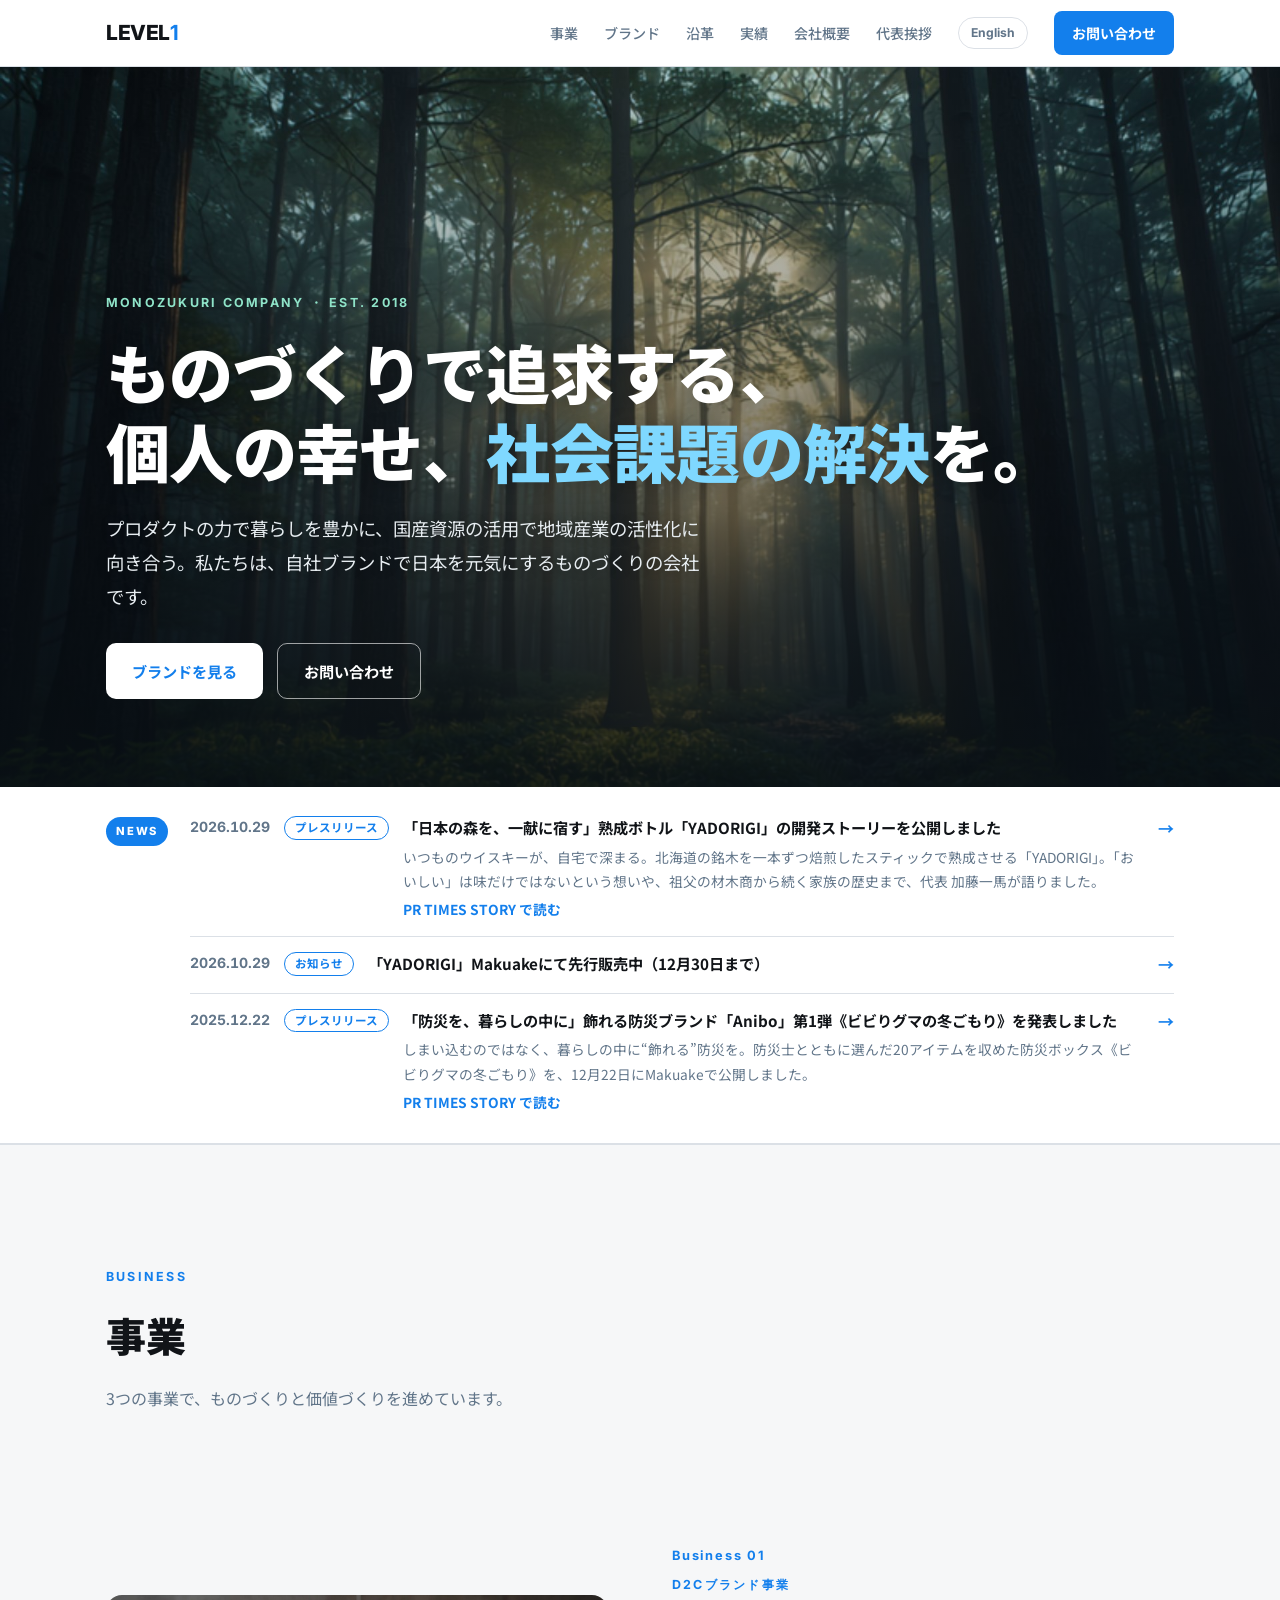
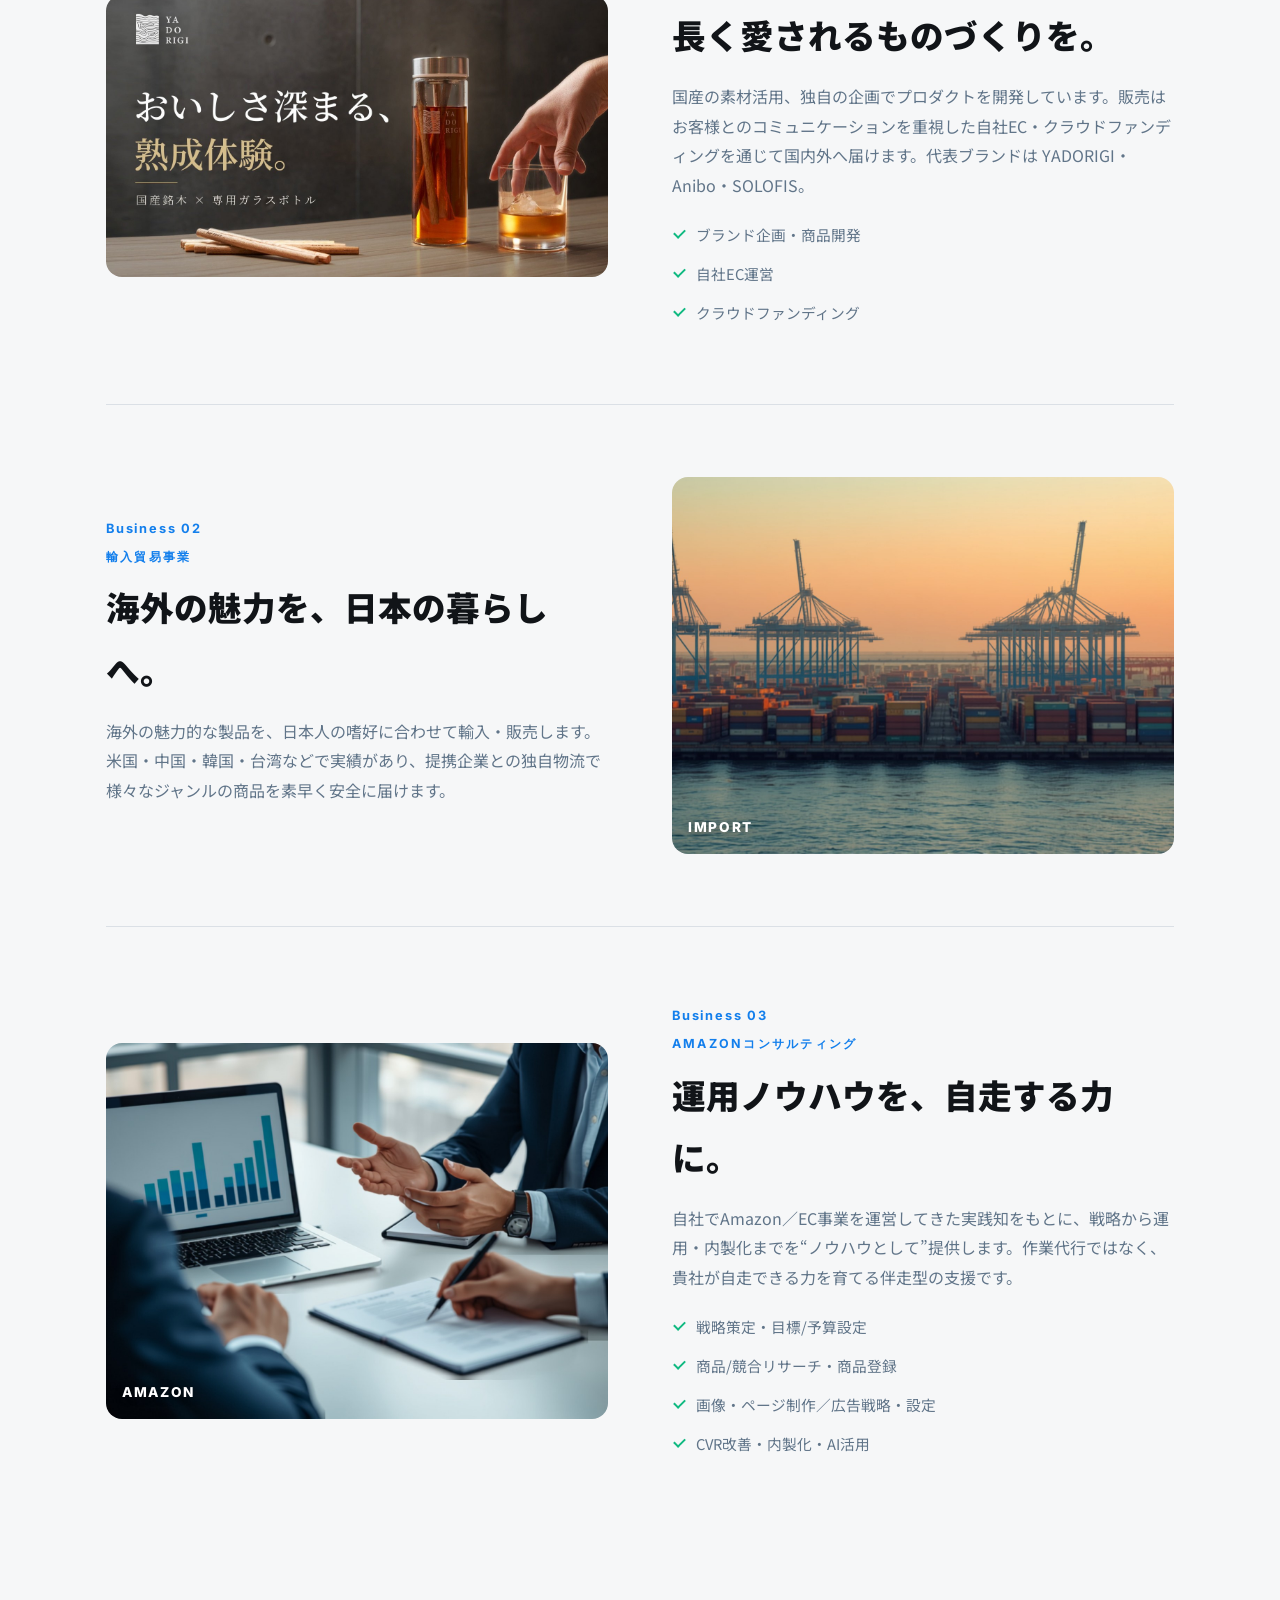
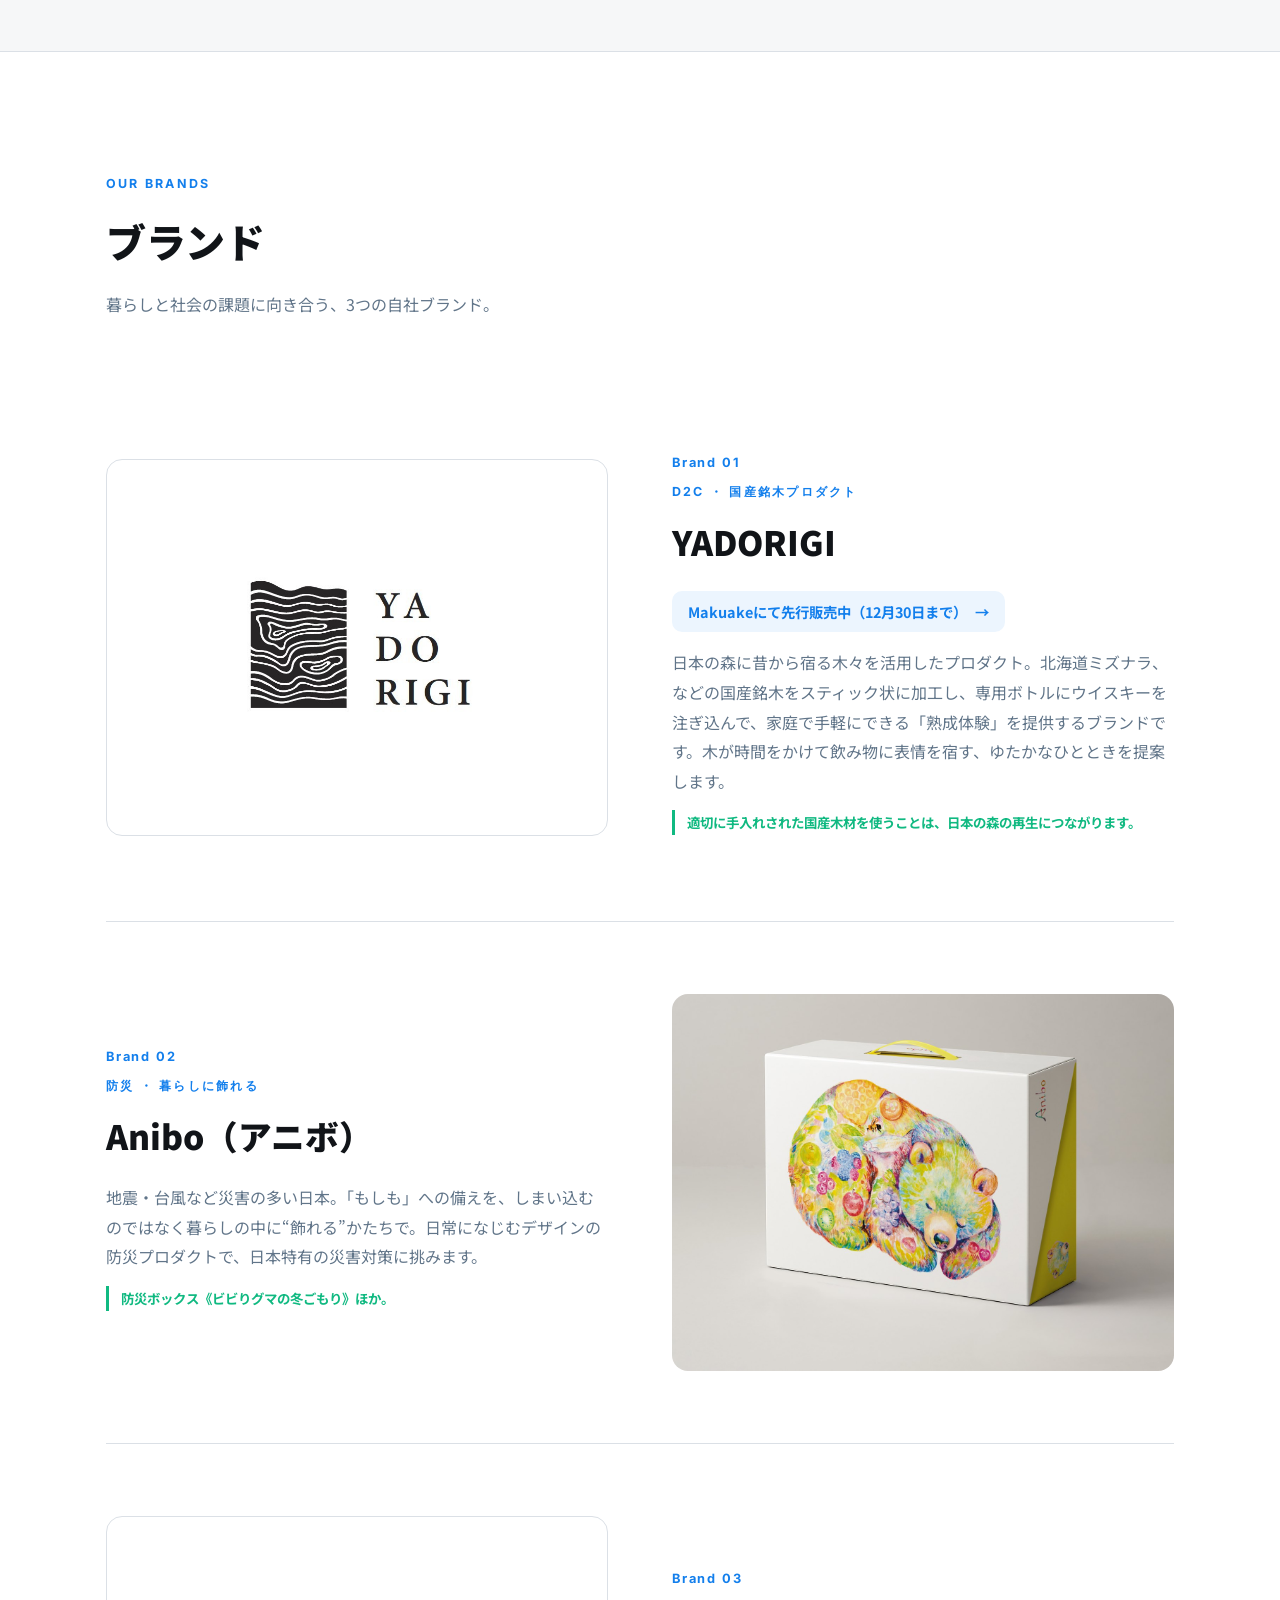
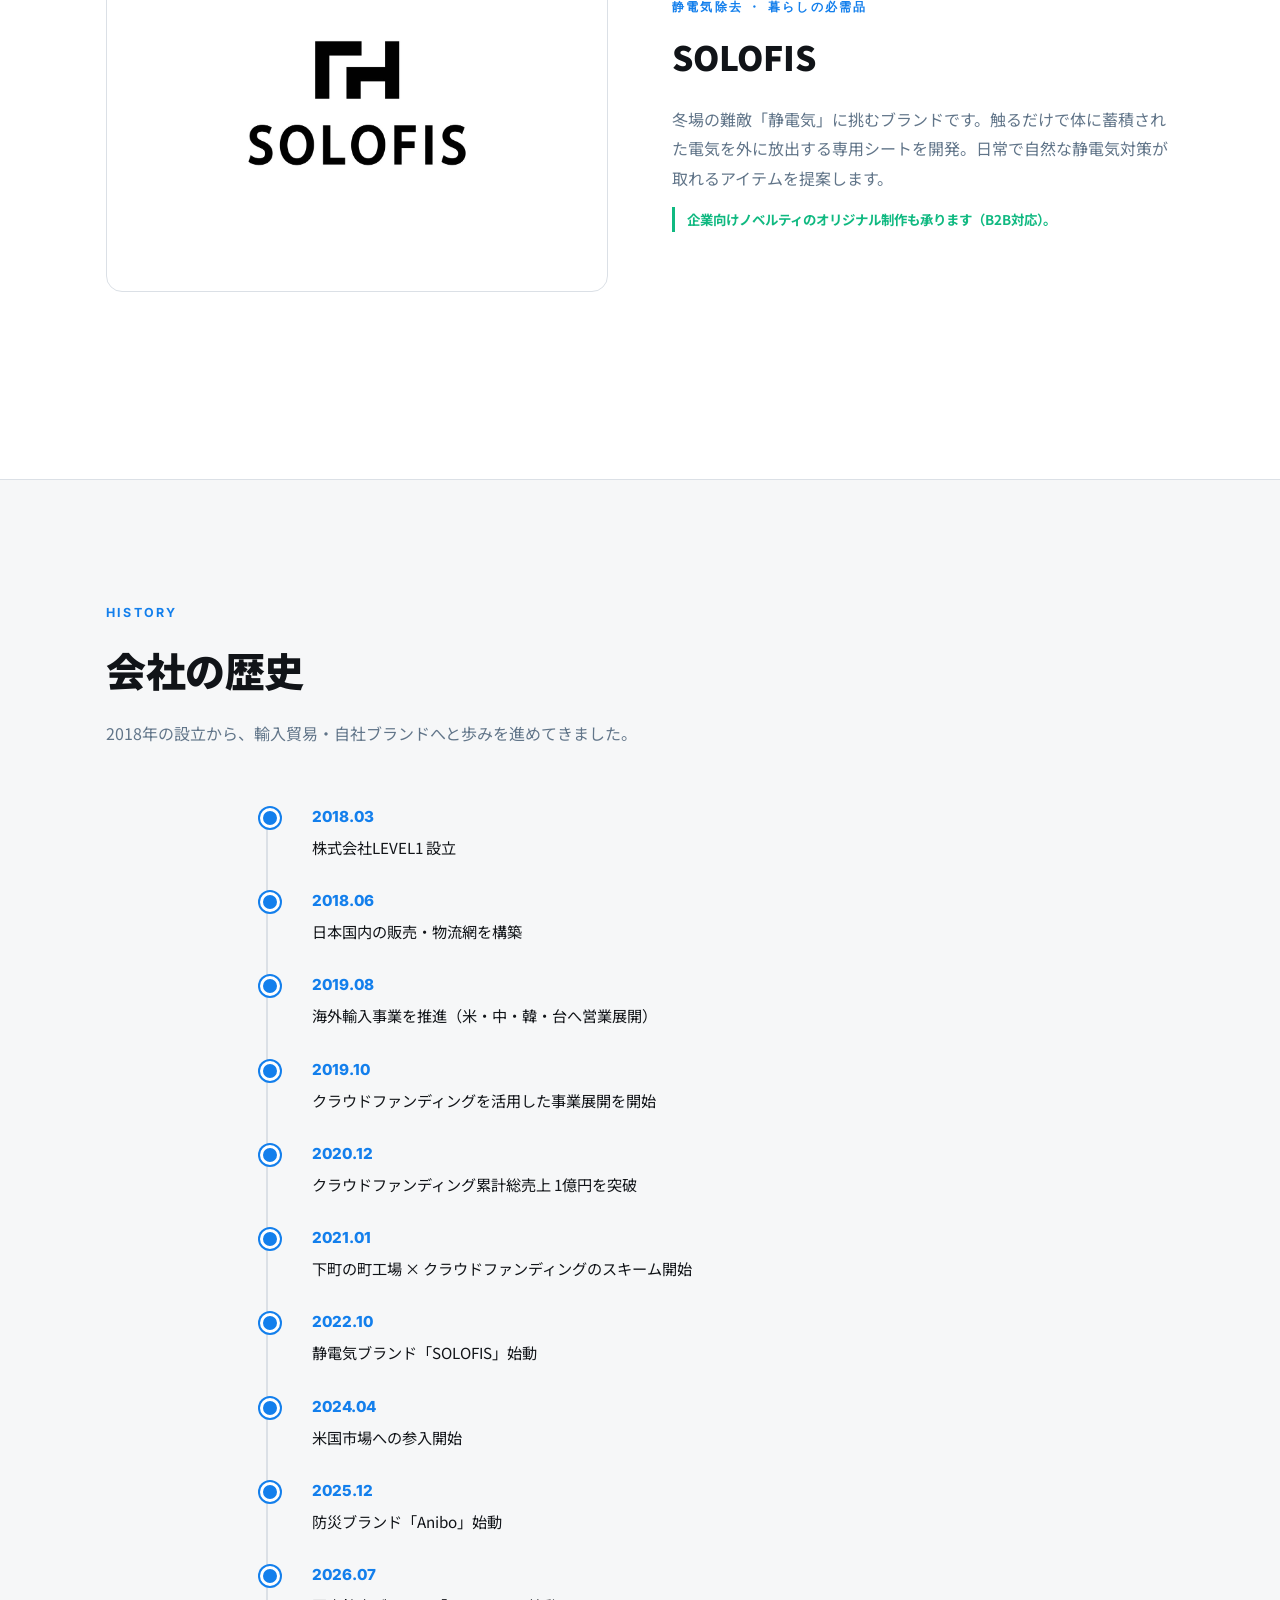
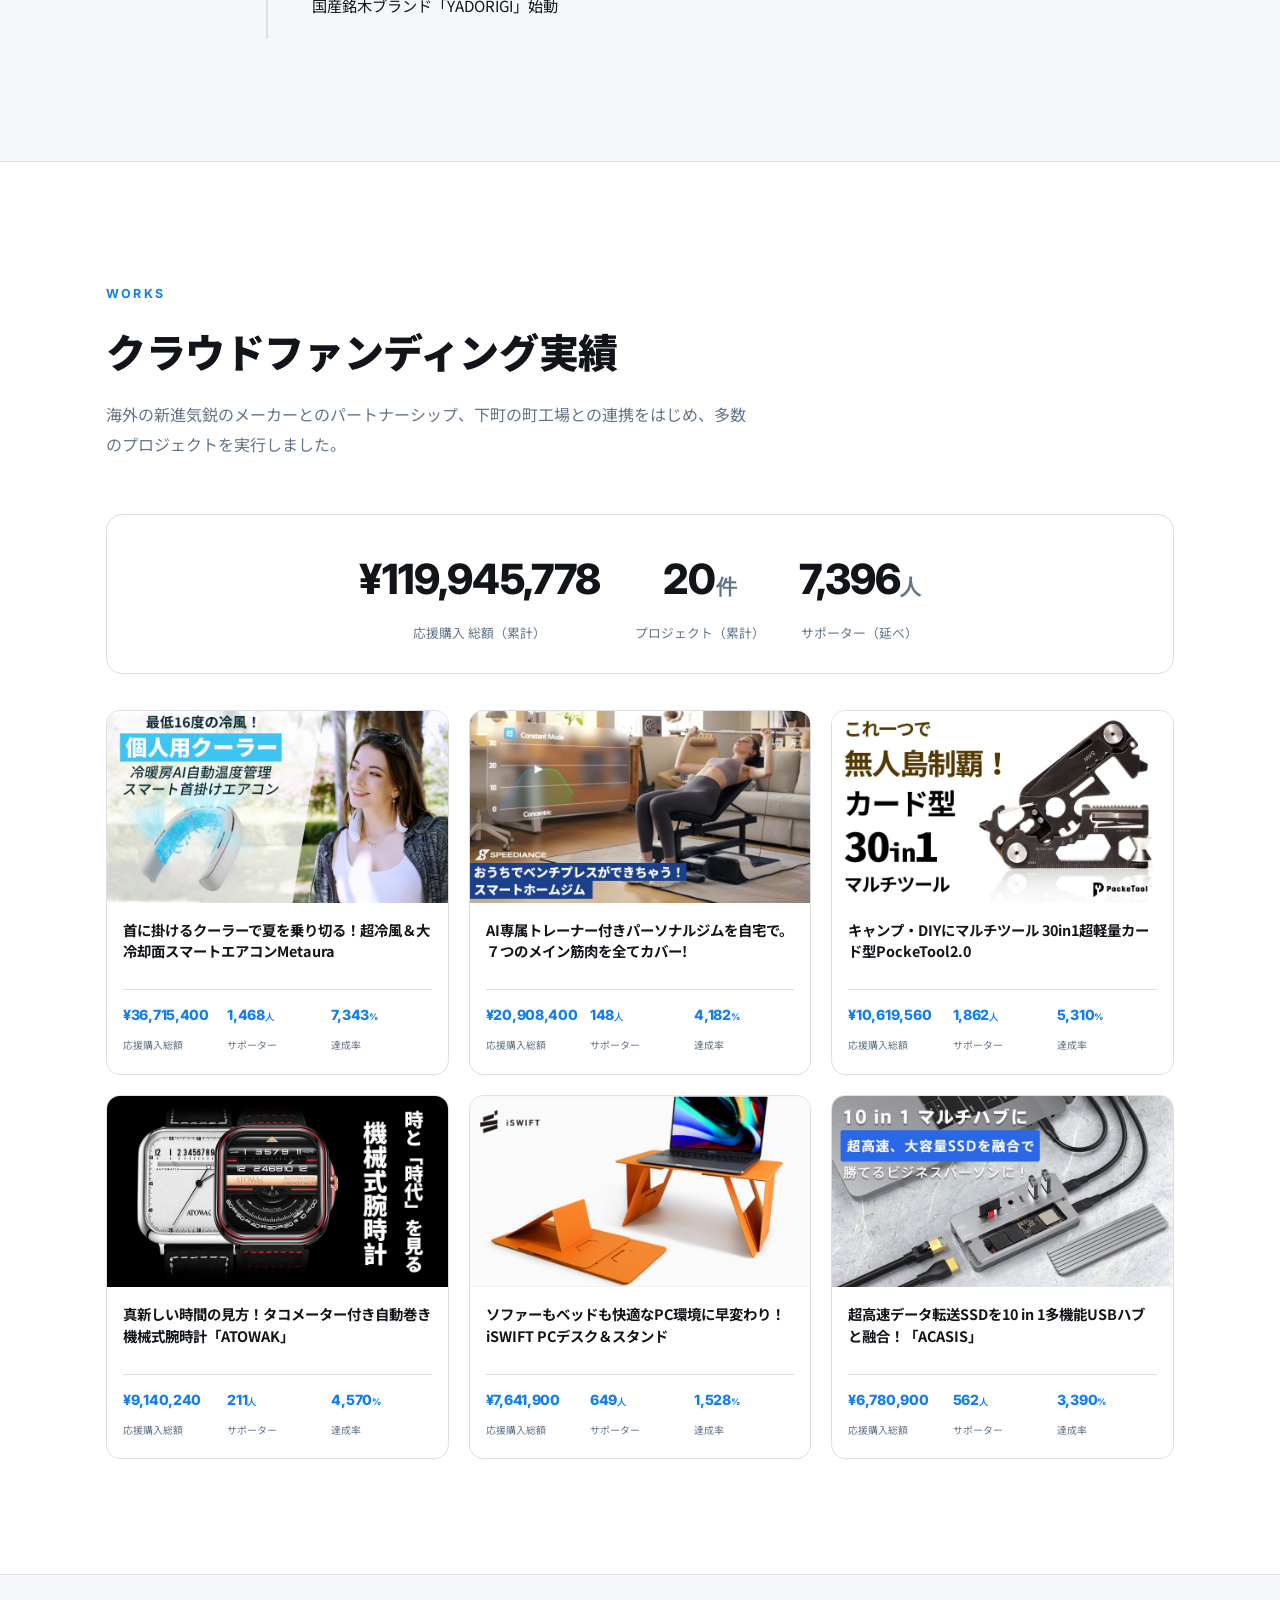
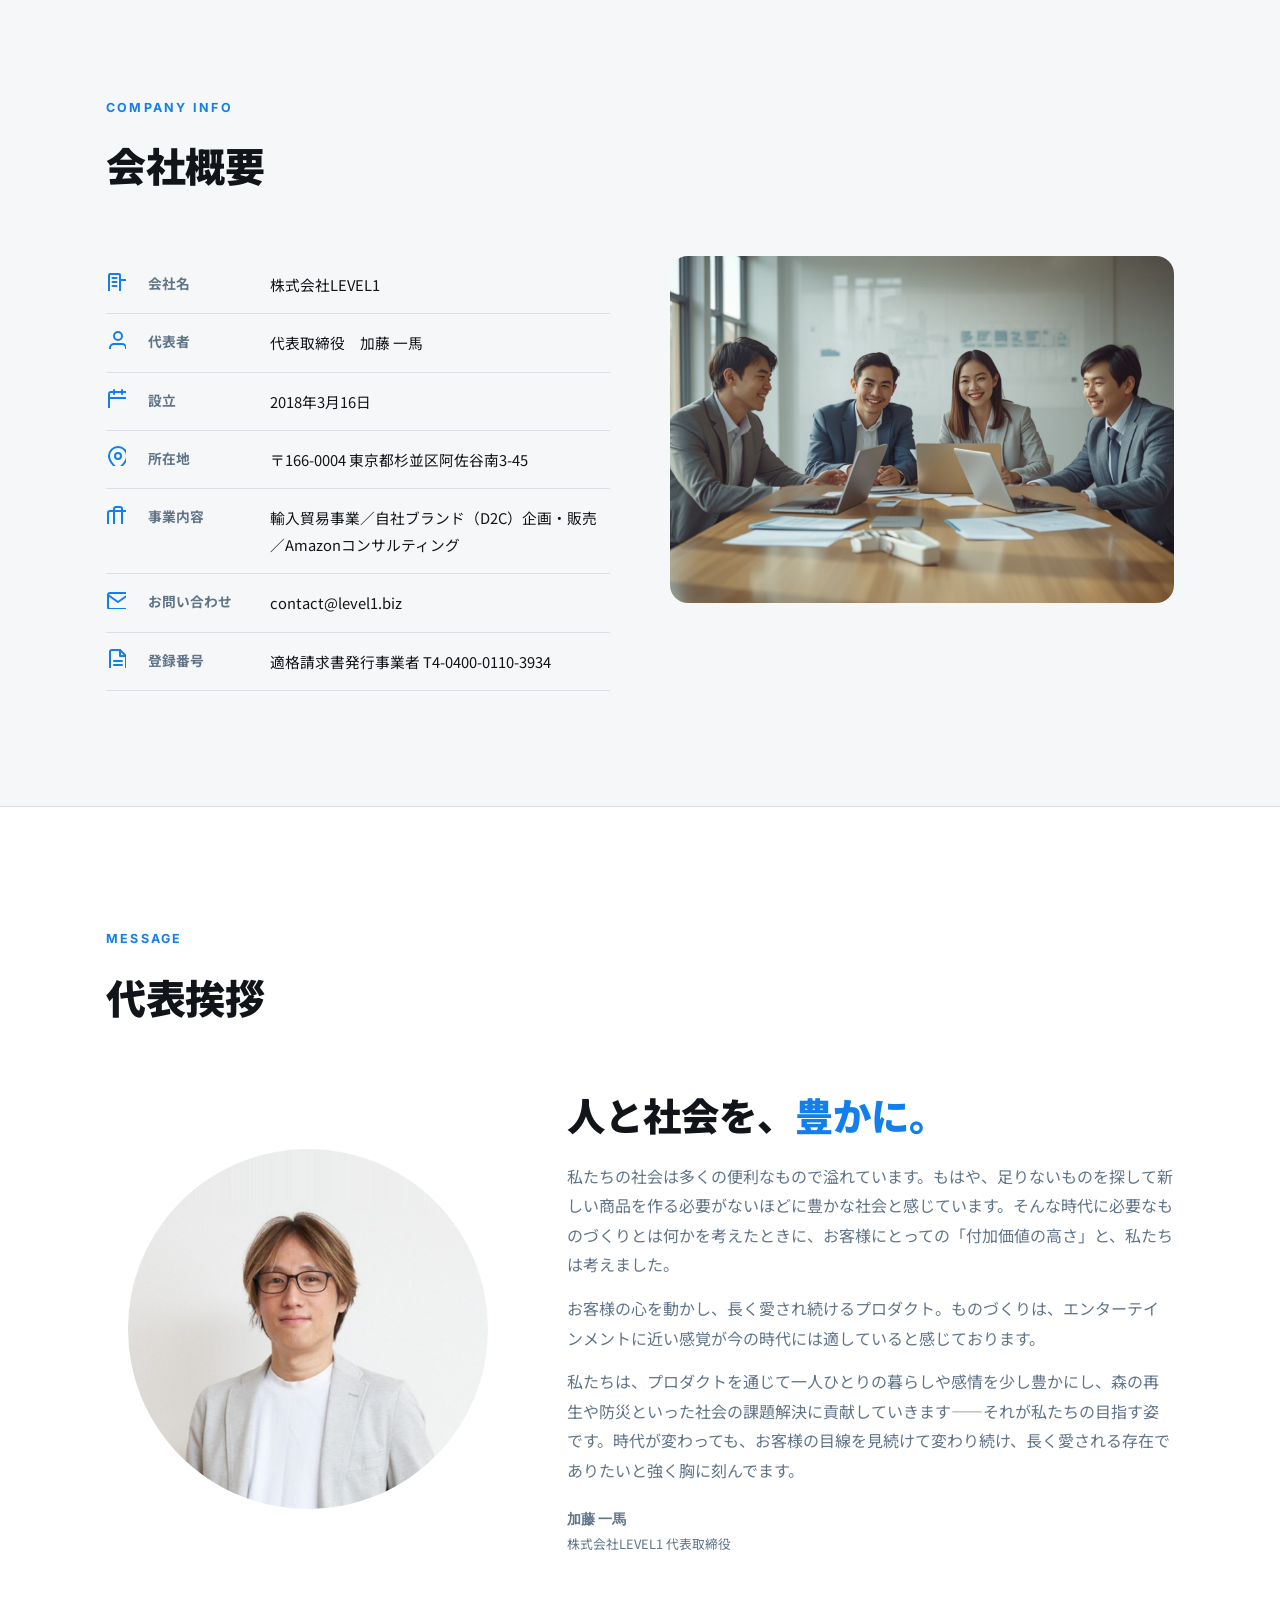
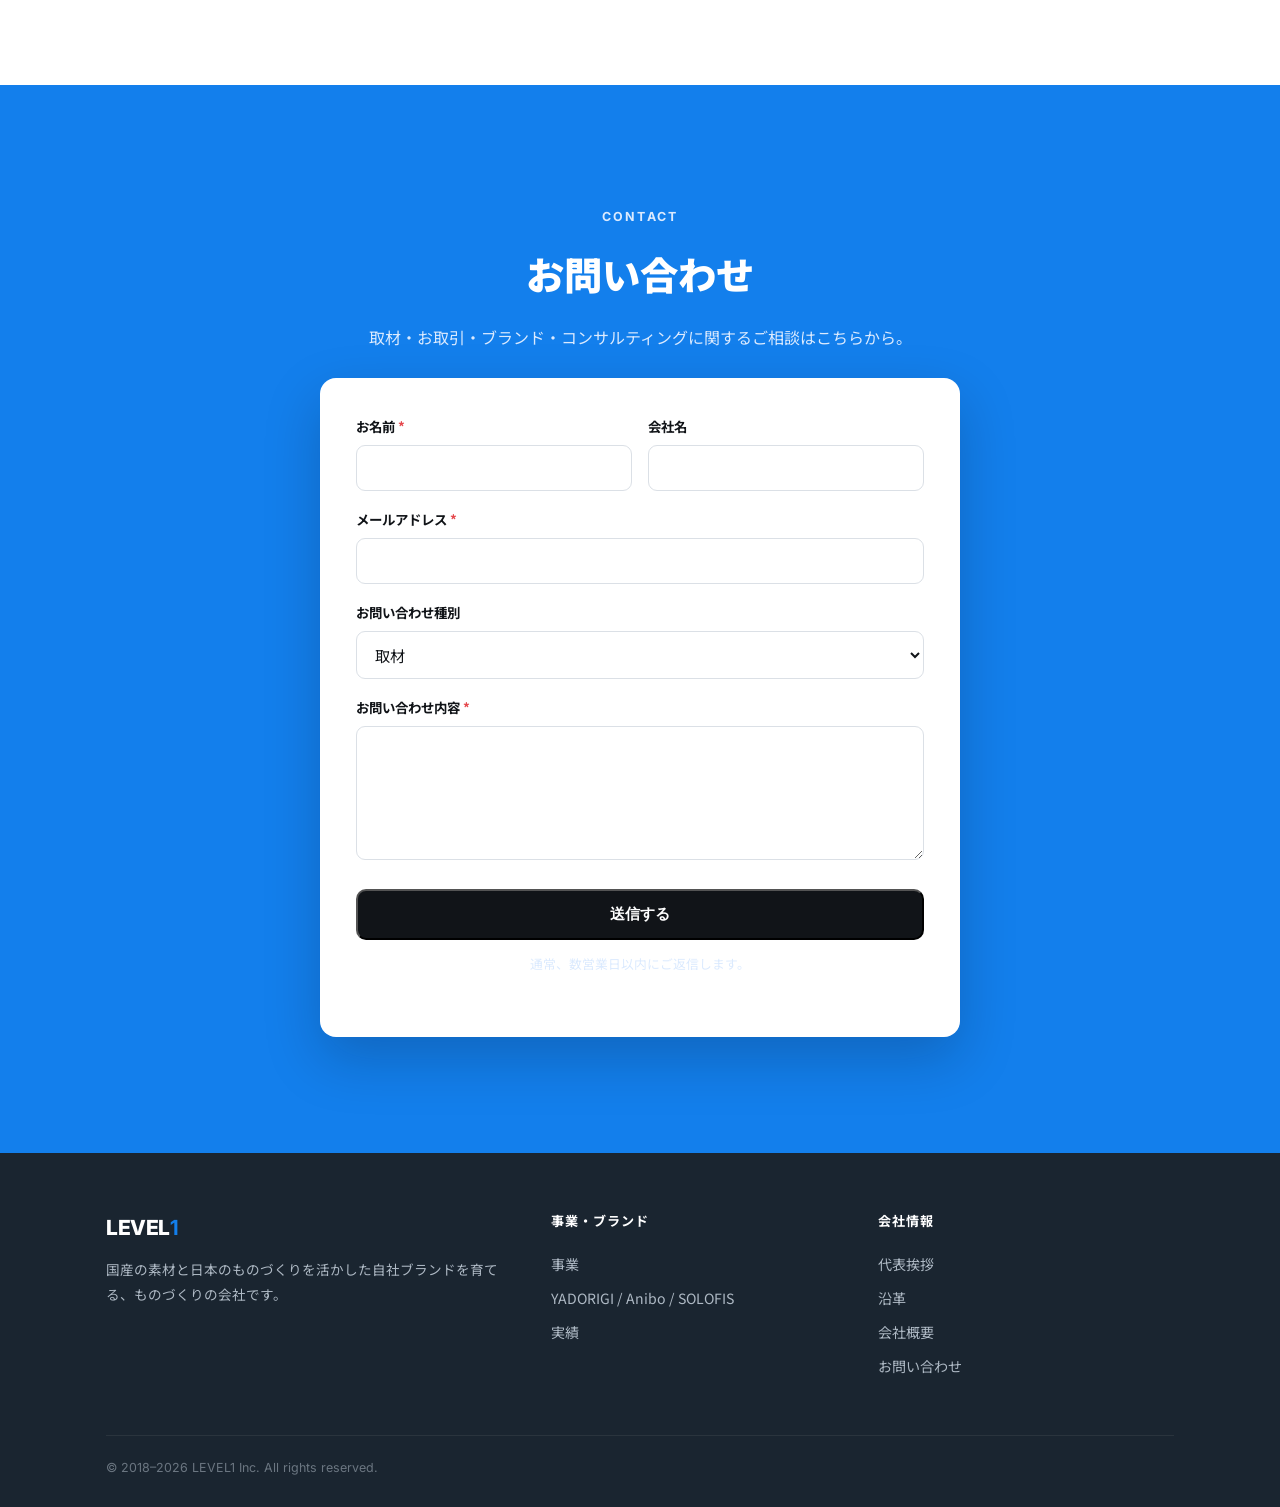
<file: index.html>
<!DOCTYPE html>
<html lang="ja">
<head>
<meta charset="UTF-8"/>
<meta name="viewport" content="width=device-width, initial-scale=1.0"/>
<title>LEVEL1 ｜ ものづくりで実現する、個人の幸せ、社会課題の解決</title>
<meta name="description" content="私たちは、輸入貿易・自社D2Cブランド（YADORIGI/Anibo/SOLOFIS）・Amazonコンサルティングを展開するものづくりの会社です。"/>
<link rel="preconnect" href="https://fonts.googleapis.com"/><link rel="preconnect" href="https://fonts.gstatic.com" crossorigin/>
<link href="https://fonts.googleapis.com/css2?family=Noto+Sans+JP:wght@400;500;700;900&family=Inter:wght@400;600;700;800&display=swap" rel="stylesheet"/>
<link rel="stylesheet" href="styles-d.css"/>
</head>
<body>
<header class="hd"><div class="container hd-in">
  <a class="logo" href="#top">LEVEL<b>1</b></a>
  <nav class="nav">
    <a href="#business" data-en="Business">事業</a><a href="#brands" data-en="Brands">ブランド</a>
    <a href="#history" data-en="History">沿革</a><a href="#works" data-en="Works">実績</a><a href="#about" data-en="Company">会社概要</a><a href="#greeting" data-en="Message">代表挨拶</a>
    <a class="lang" href="#">English</a>
    <a class="cta" href="#contact" data-en="Contact">お問い合わせ</a>
  </nav>
  <button class="nav-toggle" aria-label="メニュー"><span></span><span></span><span></span></button>
</div></header>

<section class="hero" id="top">
  <div class="hero-bg"><img src="assets/hero-forest.jpg" alt=""></div>
  <div class="container hero-in">
    <span class="eyebrow">Monozukuri Company ・ Est. 2018</span>
    <h1 data-en="Through monozukuri, we pursue<br>personal happiness and <span class='hl'>solutions to society's challenges</span>.">ものづくりで追求する、<br>個人の幸せ、<span class="hl">社会課題の解決</span>を。</h1>
    <p class="lead" data-en="We enrich daily life through the power of products and revitalize local industry by making the most of domestic resources. LEVEL1 is a manufacturing company energizing Japan with its own brands.">プロダクトの力で暮らしを豊かに、国産資源の活用で地域産業の活性化に向き合う。私たちは、自社ブランドで日本を元気にするものづくりの会社です。</p>
    <div class="btns">
      <a class="btn btn-w" href="#brands" data-en="View Our Brands">ブランドを見る</a>
      <a class="btn btn-o" href="#contact" data-en="Contact Us">お問い合わせ</a>
    </div>
  </div>
</section>
<div class="news"><div class="container">
  <span class="news-tag">NEWS</span>
  <ul class="news-list">
    <li class="news-item" data-from="2026-10-29T12:00:00+09:00" hidden>
      <a class="news-in" href="https://prtimes.com/story/detail/pb39vPTK2Ax" target="_blank" rel="noopener">
        <time datetime="2026-10-29">2026.10.29</time><span class="news-cat" data-en="Press Release">プレスリリース</span>
        <span class="news-body">
          <span class="news-txt" data-en="&ldquo;Bringing Japan&#39;s forests into every glass&rdquo; &mdash; we published the development story of the YADORIGI aging bottle">「日本の森を、一献に宿す」熟成ボトル「YADORIGI」の開発ストーリーを公開しました</span>
          <span class="news-sum" data-en="YADORIGI lets you age your everyday whisky at home with sticks of Hokkaido fine wood, each roasted one by one. Our CEO Kazuma Kato talks about the idea that &ldquo;delicious&rdquo; is about more than taste, and a family history rooted in his grandfather&#39;s lumber business.">いつものウイスキーが、自宅で深まる。北海道の銘木を一本ずつ焙煎したスティックで熟成させる「YADORIGI」。「おいしい」は味だけではないという想いや、祖父の材木商から続く家族の歴史まで、代表 加藤一馬が語りました。</span>
          <span class="news-more" data-en="Read on PR TIMES STORY">PR TIMES STORY で読む</span>
        </span>
        <span class="news-arr" aria-hidden="true">&rarr;</span>
      </a>
    </li>
    <li class="news-item" data-until="2026-12-31T00:00:00+09:00">
      <a class="news-in mk" data-href-live="https://www.makuake.com/project/yadorigi/" target="_blank" rel="noopener">
        <time datetime="2026-10-29">2026.10.29</time><span class="news-cat" data-en="News">お知らせ</span>
        <span class="news-body"><span class="news-txt" data-en="YADORIGI pre-sale launches on Makuake &mdash; Thu, Oct 29, 11:00 JST" data-live="「YADORIGI」Makuakeにて先行販売中（12月30日まで）" data-live-en="YADORIGI pre-sale now live on Makuake (through Dec 30)">「YADORIGI」がMakuakeにて先行販売を開始します（10月29日（木）11:00 公開予定）</span></span>
        <span class="news-arr" aria-hidden="true">&rarr;</span>
      </a>
    </li>
    <li class="news-item">
      <a class="news-in" href="https://prtimes.jp/story/detail/YbjpwWt9Knx" target="_blank" rel="noopener">
        <time datetime="2025-12-22">2025.12.22</time><span class="news-cat" data-en="Press Release">プレスリリース</span>
        <span class="news-body">
          <span class="news-txt" data-en="&ldquo;Bringing preparedness into everyday life&rdquo; &mdash; we announced A Timid Bear&#39;s Winter Rest, the first product from the display-ready disaster-prevention brand Anibo">「防災を、暮らしの中に」飾れる防災ブランド「Anibo」第1弾《ビビりグマの冬ごもり》を発表しました</span>
          <span class="news-sum" data-en="Preparedness you display instead of tucking away. Our disaster-prevention box, with 20 items chosen together with certified disaster-prevention specialists, launched on Makuake on December 22.">しまい込むのではなく、暮らしの中に&ldquo;飾れる&rdquo;防災を。防災士とともに選んだ20アイテムを収めた防災ボックス《ビビりグマの冬ごもり》を、12月22日にMakuakeで公開しました。</span>
          <span class="news-more" data-en="Read on PR TIMES STORY">PR TIMES STORY で読む</span>
        </span>
        <span class="news-arr" aria-hidden="true">&rarr;</span>
      </a>
    </li>
  </ul>
</div></div>


<section class="sec sec-alt" id="business"><div class="container">
  <div class="sec-head"><span class="eyebrow">Business</span><h2 data-en="Our Business">事業</h2>
    <p data-en="Three businesses through which we advance both craft and value creation.">3つの事業で、ものづくりと価値づくりを進めています。</p></div>
    <div class="feature reveal">
      <div class="feature-visual wide"><img src="assets/biz-d2c-yadorigi.jpg" alt="YADORIGI 国産銘木×専用ガラスボトル"></div>
      <div class="feature-body">
        <span class="num">Business 01</span>
        <span class="eyebrow" style="display:block;margin-top:4px" data-en="D2C Brand Business">D2Cブランド事業</span>
        <h3 data-en="Craft that stays loved for years.">長く愛されるものづくりを。</h3>
        <p data-en="We develop products with domestic materials and original planning. We deliver them in Japan and abroad through our own EC and crowdfunding, valuing direct communication with customers. Our flagship brands are YADORIGI, Anibo and SOLOFIS.">国産の素材活用、独自の企画でプロダクトを開発しています。販売はお客様とのコミュニケーションを重視した自社EC・クラウドファンディングを通じて国内外へ届けます。代表ブランドは YADORIGI・Anibo・SOLOFIS。</p>
        <ul class="flist"><li data-en="Brand planning & product development">ブランド企画・商品開発</li><li data-en="In-house EC operations">自社EC運営</li><li data-en="Crowdfunding">クラウドファンディング</li></ul>
      </div>
    </div>
    <div class="feature rev reveal">
      <div class="feature-visual"><img src="assets/biz-import.jpg" alt=""><span class="fv-tag">IMPORT</span></div>
      <div class="feature-body">
        <span class="num">Business 02</span>
        <span class="eyebrow" style="display:block;margin-top:4px" data-en="Import &amp; Trade">輸入貿易事業</span>
        <h3 data-en="Bringing the world&#39;s best to life in Japan.">海外の魅力を、日本の暮らしへ。</h3>
        <p data-en="We import and sell appealing overseas products tailored to Japanese tastes. With a track record across the US, China, Korea and Taiwan, our proprietary logistics with partner firms deliver a wide range of goods quickly and safely.">海外の魅力的な製品を、日本人の嗜好に合わせて輸入・販売します。米国・中国・韓国・台湾などで実績があり、提携企業との独自物流で様々なジャンルの商品を素早く安全に届けます。</p>
      </div>
    </div>
    <div class="feature reveal">
      <div class="feature-visual"><img src="assets/biz-amazon.jpg" alt=""><span class="fv-tag">AMAZON</span></div>
      <div class="feature-body">
        <span class="num">Business 03</span>
        <span class="eyebrow" style="display:block;margin-top:4px" data-en="Amazon Consulting">Amazonコンサルティング</span>
        <h3 data-en="Turning operational know-how into self-reliance.">運用ノウハウを、自走する力に。</h3>
        <p data-en="Drawing on hands-on experience running our own Amazon/EC business, we provide everything from strategy to operations and in-house enablement &mdash; as know-how, not busywork. Ours is a hands-on partnership that builds your team&#39;s ability to run on its own.">自社でAmazon／EC事業を運営してきた実践知をもとに、戦略から運用・内製化までを“ノウハウとして”提供します。作業代行ではなく、貴社が自走できる力を育てる伴走型の支援です。</p>
        <ul class="flist"><li data-en="Strategy, goals &amp; budgeting">戦略策定・目標/予算設定</li><li data-en="Product/competitor research &amp; listing">商品/競合リサーチ・商品登録</li><li data-en="Creative/page production &amp; ad strategy">画像・ページ制作／広告戦略・設定</li><li data-en="CVR improvement, in-house enablement &amp; AI">CVR改善・内製化・AI活用</li></ul>
      </div>
    </div>
</div></section>

<section class="sec" id="brands"><div class="container">
  <div class="sec-head"><span class="eyebrow">Our Brands</span><h2 data-en="Our Brands">ブランド</h2>
    <p data-en="Three of our own brands, each addressing challenges in daily life and society.">暮らしと社会の課題に向き合う、3つの自社ブランド。</p></div>
    <div class="feature reveal">
      <div class="feature-visual logo"><img src="assets/brand-yadorigi.jpg" alt="YADORIGI"></div>
      <div class="feature-body">
        <span class="num">Brand 01</span>
        <span class="eyebrow" style="display:block;margin-top:4px" data-en="D2C ・ Domestic Fine Wood">D2C ・ 国産銘木プロダクト</span>
        <h3>YADORIGI</h3>
        <a class="mk-note mk" data-until="2026-12-31T00:00:00+09:00" data-href-live="https://www.makuake.com/project/yadorigi/" target="_blank" rel="noopener"><span data-en="Makuake pre-sale opens Thu, Oct 29, 11:00 JST" data-live="Makuakeにて先行販売中（12月30日まで）" data-live-en="Now on Makuake pre-sale (through Dec 30)">Makuakeにて先行販売　10月29日（木）11:00 公開予定</span> <span aria-hidden="true">&rarr;</span></a>
        <p data-en="A product that draws on the trees long native to Japan&#39;s forests. We shape domestic fine woods such as Hokkaido mizunara oak into sticks; placed in a dedicated bottle of whisky, they offer an easy at-home &quot;aging experience.&quot; Over time, the wood lends the drink new character &mdash; a richer moment to savor.">日本の森に昔から宿る木々を活用したプロダクト。北海道ミズナラ、などの国産銘木をスティック状に加工し、専用ボトルにウイスキーを注ぎ込んで、家庭で手軽にできる「熟成体験」を提供するブランドです。木が時間をかけて飲み物に表情を宿す、ゆたかなひとときを提案します。</p>
        <p class="note" data-en="Using properly managed domestic timber helps regenerate Japan&#39;s forests.">適切に手入れされた国産木材を使うことは、日本の森の再生につながります。</p>
      </div>
    </div>
    <div class="feature rev reveal">
      <div class="feature-visual"><img src="assets/brand-anibo.jpg" alt="Anibo"></div>
      <div class="feature-body">
        <span class="num">Brand 02</span>
        <span class="eyebrow" style="display:block;margin-top:4px" data-en="Disaster Prevention ・ Made to Display">防災 ・ 暮らしに飾れる</span>
        <h3 data-en="Anibo">Anibo（アニボ）</h3>
        <p data-en="Japan faces many disasters &mdash; earthquakes, typhoons and more. Rather than tucking your &quot;just in case&quot; preparations away, Anibo lets you display them in your home. With disaster-prevention products designed to blend into daily life, we take on the challenges unique to Japan.">地震・台風など災害の多い日本。「もしも」への備えを、しまい込むのではなく暮らしの中に“飾れる”かたちで。日常になじむデザインの防災プロダクトで、日本特有の災害対策に挑みます。</p>
        <p class="note" data-en="Disaster-prevention box &quot;A Timid Bear&#39;s Winter Rest,&quot; and more.">防災ボックス《ビビりグマの冬ごもり》ほか。</p>
      </div>
    </div>
    <div class="feature reveal">
      <div class="feature-visual logo"><img src="assets/brand-solofis.jpg" alt="SOLOFIS"></div>
      <div class="feature-body">
        <span class="num">Brand 03</span>
        <span class="eyebrow" style="display:block;margin-top:4px" data-en="Anti-Static ・ Everyday Essential">静電気除去 ・ 暮らしの必需品</span>
        <h3>SOLOFIS</h3>
        <p data-en="A brand taking on &quot;static electricity,&quot; winter&#39;s stubborn foe. We developed a dedicated sheet that releases the charge built up in your body with a single touch &mdash; an item for natural, everyday static protection.">冬場の難敵「静電気」に挑むブランドです。触るだけで体に蓄積された電気を外に放出する専用シートを開発。日常で自然な静電気対策が取れるアイテムを提案します。</p>
        <p class="note" data-en="We also make original corporate novelty items (B2B).">企業向けノベルティのオリジナル制作も承ります（B2B対応）。</p>
      </div>
    </div>
</div></section>

<section class="sec sec-alt" id="history"><div class="container">
  <div class="sec-head"><span class="eyebrow">History</span><h2 data-en="Our History">会社の歴史</h2>
    <p data-en="From our founding in 2018, we have grown from import trade into our own brands.">2018年の設立から、輸入貿易・自社ブランドへと歩みを進めてきました。</p></div>
  <div class="timeline">
      <div class="tl reveal"><div class="yr">2018.03</div><div class="ev" data-en="LEVEL1 Inc. founded">株式会社LEVEL1 設立</div></div>
      <div class="tl reveal"><div class="yr">2018.06</div><div class="ev" data-en="Built a domestic sales & logistics network">日本国内の販売・物流網を構築</div></div>
      <div class="tl reveal"><div class="yr">2019.08</div><div class="ev" data-en="Expanded import business (US, China, Korea, Taiwan)">海外輸入事業を推進（米・中・韓・台へ営業展開）</div></div>
      <div class="tl reveal"><div class="yr">2019.10</div><div class="ev" data-en="Began business leveraging crowdfunding">クラウドファンディングを活用した事業展開を開始</div></div>
      <div class="tl reveal"><div class="yr">2020.12</div><div class="ev" data-en="Surpassed &yen;100M in cumulative crowdfunding sales">クラウドファンディング累計総売上 1億円を突破</div></div>
      <div class="tl reveal"><div class="yr">2021.01</div><div class="ev" data-en="Launched a local-factory &times; crowdfunding scheme">下町の町工場 × クラウドファンディングのスキーム開始</div></div>
      <div class="tl reveal"><div class="yr">2022.10</div><div class="ev" data-en="Launched anti-static brand SOLOFIS">静電気ブランド「SOLOFIS」始動</div></div>
      <div class="tl reveal"><div class="yr">2024.04</div><div class="ev" data-en="Entered the US market">米国市場への参入開始</div></div>
      <div class="tl reveal"><div class="yr">2025.12</div><div class="ev" data-en="Launched disaster-prevention brand Anibo">防災ブランド「Anibo」始動</div></div>
      <div class="tl reveal"><div class="yr">2026.07</div><div class="ev" data-en="Launched domestic-fine-wood brand YADORIGI">国産銘木ブランド「YADORIGI」始動</div></div>
  </div>
</div></section>

<section class="sec" id="works"><div class="container">
  <div class="sec-head"><span class="eyebrow">Works</span><h2 data-en="Crowdfunding Results">クラウドファンディング実績</h2>
    <p data-en="Through partnerships with rising overseas makers and collaborations with local factories, we have run many successful projects.">海外の新進気鋭のメーカーとのパートナーシップ、下町の町工場との連携をはじめ、多数のプロジェクトを実行しました。</p></div>
  <div class="works-banner reveal">
    <div><b>¥119,945,778</b><span data-en="Total raised (cumulative)">応援購入 総額（累計）</span></div>
    <div><b>20<span class="u" data-en="">件</span></b><span data-en="Projects (cumulative)">プロジェクト（累計）</span></div>
    <div><b>7,396<span class="u" data-en="">人</span></b><span data-en="Backers (total)">サポーター（延べ）</span></div>
  </div>
  <div class="works">
      <a class="work reveal" href="https://www.makuake.com/project/metaura/" target="_blank" rel="noopener">
        <div class="work-thumb"><img src="assets/cf/metaura.jpg" alt=""></div>
        <div class="work-body"><h4 data-en="Metaura: a neck cooler with powerful cold air to beat the summer heat">首に掛けるクーラーで夏を乗り切る！超冷風＆大冷却面スマートエアコンMetaura</h4>
          <div class="work-stats">
            <div><b>¥36,715,400</b><span data-en="Total raised">応援購入総額</span></div>
            <div><b>1,468<i data-en="">人</i></b><span data-en="Backers">サポーター</span></div>
            <div><b>7,343<i>%</i></b><span data-en="Achievement">達成率</span></div>
          </div></div></a>
      <a class="work reveal" href="https://www.makuake.com/project/speediance2/" target="_blank" rel="noopener">
        <div class="work-thumb"><img src="assets/cf/speediance2.png" alt=""></div>
        <div class="work-body"><h4 data-en="A home personal gym with an AI trainer, covering all 7 major muscle groups">AI専属トレーナー付きパーソナルジムを自宅で。７つのメイン筋肉を全てカバー!</h4>
          <div class="work-stats">
            <div><b>¥20,908,400</b><span data-en="Total raised">応援購入総額</span></div>
            <div><b>148<i data-en="">人</i></b><span data-en="Backers">サポーター</span></div>
            <div><b>4,182<i>%</i></b><span data-en="Achievement">達成率</span></div>
          </div></div></a>
      <a class="work reveal" href="https://www.makuake.com/project/pocke_tool2/" target="_blank" rel="noopener">
        <div class="work-thumb"><img src="assets/cf/pocke_tool2.png" alt=""></div>
        <div class="work-body"><h4 data-en="PockeTool2.0: an ultra-light 30-in-1 card multitool for camping & DIY">キャンプ・DIYにマルチツール 30in1超軽量カード型PockeTool2.0</h4>
          <div class="work-stats">
            <div><b>¥10,619,560</b><span data-en="Total raised">応援購入総額</span></div>
            <div><b>1,862<i data-en="">人</i></b><span data-en="Backers">サポーター</span></div>
            <div><b>5,310<i>%</i></b><span data-en="Achievement">達成率</span></div>
          </div></div></a>
      <a class="work reveal" href="https://www.makuake.com/project/atowak/" target="_blank" rel="noopener">
        <div class="work-thumb"><img src="assets/cf/atowak.png" alt=""></div>
        <div class="work-body"><h4 data-en="ATOWAK: an automatic mechanical watch with a fresh way to tell time">真新しい時間の見方！タコメーター付き自動巻き機械式腕時計「ATOWAK」</h4>
          <div class="work-stats">
            <div><b>¥9,140,240</b><span data-en="Total raised">応援購入総額</span></div>
            <div><b>211<i data-en="">人</i></b><span data-en="Backers">サポーター</span></div>
            <div><b>4,570<i>%</i></b><span data-en="Achievement">達成率</span></div>
          </div></div></a>
      <a class="work reveal" href="https://www.makuake.com/project/iswift/" target="_blank" rel="noopener">
        <div class="work-thumb"><img src="assets/cf/iswift.png" alt=""></div>
        <div class="work-body"><h4 data-en="iSWIFT: a PC desk & stand that turns any sofa or bed into a workspace">ソファーもベッドも快適なPC環境に早変わり！iSWIFT PCデスク＆スタンド</h4>
          <div class="work-stats">
            <div><b>¥7,641,900</b><span data-en="Total raised">応援購入総額</span></div>
            <div><b>649<i data-en="">人</i></b><span data-en="Backers">サポーター</span></div>
            <div><b>1,528<i>%</i></b><span data-en="Achievement">達成率</span></div>
          </div></div></a>
      <a class="work reveal" href="https://www.makuake.com/project/acasis_ssd/" target="_blank" rel="noopener">
        <div class="work-thumb"><img src="assets/cf/acasis_ssd.jpg" alt=""></div>
        <div class="work-body"><h4 data-en="ACASIS: an ultra-fast SSD fused with a 10-in-1 multifunction USB hub">超高速データ転送SSDを10 in 1多機能USBハブと融合！「ACASIS」</h4>
          <div class="work-stats">
            <div><b>¥6,780,900</b><span data-en="Total raised">応援購入総額</span></div>
            <div><b>562<i data-en="">人</i></b><span data-en="Backers">サポーター</span></div>
            <div><b>3,390<i>%</i></b><span data-en="Achievement">達成率</span></div>
          </div></div></a>
  </div>
</div></section>

<section class="sec sec-alt" id="about"><div class="container">
  <div class="sec-head"><span class="eyebrow">Company Info</span><h2 data-en="Company Profile">会社概要</h2></div>
  <div class="about">
    <dl class="cinfo">
      <div class="row"><svg class="i"><rect x="3" y="3" width="11" height="18" rx="1"/><path d="M14 9h6a1 1 0 0 1 1 1v11h-7"/><line x1="6.5" y1="7" x2="10.5" y2="7"/><line x1="6.5" y1="11" x2="10.5" y2="11"/><line x1="6.5" y1="15" x2="10.5" y2="15"/></svg><dt data-en="Company">会社名</dt><dd data-en="LEVEL1 Inc.">株式会社LEVEL1</dd></div>
      <div class="row"><svg class="i"><path d="M20 21v-2a4 4 0 0 0-4-4H8a4 4 0 0 0-4 4v2"/><circle cx="12" cy="7" r="4"/></svg><dt data-en="CEO">代表者</dt><dd data-en="Kazuma Kato, CEO">代表取締役　加藤 一馬</dd></div>
      <div class="row"><svg class="i"><rect x="3" y="4" width="18" height="18" rx="2"/><line x1="16" y1="2" x2="16" y2="6"/><line x1="8" y1="2" x2="8" y2="6"/><line x1="3" y1="10" x2="21" y2="10"/></svg><dt data-en="Founded">設立</dt><dd data-en="March 16, 2018">2018年3月16日</dd></div>
      <div class="row"><svg class="i"><path d="M21 10c0 7-9 13-9 13s-9-6-9-13a9 9 0 0 1 18 0z"/><circle cx="12" cy="10" r="3"/></svg><dt data-en="Address">所在地</dt><dd data-en="3-45 Asagaya-minami, Suginami-ku, Tokyo 166-0004">〒166-0004 東京都杉並区阿佐谷南3-45</dd></div>
      <div class="row"><svg class="i"><rect x="2" y="7" width="20" height="14" rx="2"/><path d="M16 21V5a2 2 0 0 0-2-2h-4a2 2 0 0 0-2 2v16"/></svg><dt data-en="Business">事業内容</dt><dd data-en="Import &amp; trade / in-house D2C brand planning &amp; sales / Amazon consulting">輸入貿易事業／自社ブランド（D2C）企画・販売／Amazonコンサルティング</dd></div>
      <div class="row"><svg class="i"><rect x="2" y="4" width="20" height="16" rx="2"/><path d="m22 6-10 7L2 6"/></svg><dt data-en="Contact">お問い合わせ</dt><dd>contact@level1.biz</dd></div>
      <div class="row"><svg class="i"><path d="M14 2H6a2 2 0 0 0-2 2v16a2 2 0 0 0 2 2h12a2 2 0 0 0 2-2V8z"/><polyline points="14 2 14 8 20 8"/><line x1="16" y1="13" x2="8" y2="13"/><line x1="16" y1="17" x2="8" y2="17"/></svg><dt data-en="Invoice Reg. No.">登録番号</dt><dd data-en="Qualified Invoice Issuer T4-0400-0110-3934">適格請求書発行事業者 T4-0400-0110-3934</dd></div>
    </dl>
    <div style="align-self:start">
      <div class="greet-photo" style="aspect-ratio:16/11;border-radius:18px;max-width:none;background:none"><img src="assets/about-team.jpg" alt="チームでプロジェクトを進める様子" style="object-position:center"></div>
    </div>
  </div>
</div></section>
<section class="sec" id="greeting"><div class="container">
  <div class="sec-head"><span class="eyebrow">Message</span><h2 data-en="Message from the CEO">代表挨拶</h2></div>
  <div class="greet">
    <div class="greet-photo"><img src="assets/leader.jpg" alt="代表取締役 加藤一馬"></div>
    <div>
      <h2 data-en="Enriching <span class='hl'>people and society</span>.">人と社会を、<span class="hl">豊かに。</span></h2>
      <p data-en="Our society overflows with convenient goods. It feels affluent enough that we no longer need to create new products just to fill a gap. Asking ourselves what kind of manufacturing this era truly needs, we arrived at one answer: the depth of added value for the customer.">私たちの社会は多くの便利なもので溢れています。もはや、足りないものを探して新しい商品を作る必要がないほどに豊かな社会と感じています。そんな時代に必要なものづくりとは何かを考えたときに、お客様にとっての「付加価値の高さ」と、私たちは考えました。</p>
      <p data-en="Products that move people and stay loved for years. We believe that, today, manufacturing is best approached with a sensibility close to entertainment.">お客様の心を動かし、長く愛され続けるプロダクト。ものづくりは、エンターテインメントに近い感覚が今の時代には適していると感じております。</p>
      <p data-en="Through our products, we enrich each person&#39;s life and emotions a little, and contribute to solving social challenges such as forest regeneration and disaster preparedness &mdash; that is who we aspire to be. However the times change, we are determined to keep watching from the customer&#39;s point of view, keep evolving, and remain a company loved for the long term.">私たちは、プロダクトを通じて一人ひとりの暮らしや感情を少し豊かにし、森の再生や防災といった社会の課題解決に貢献していきます——それが私たちの目指す姿です。時代が変わっても、お客様の目線を見続けて変わり続け、長く愛される存在でありたいと強く胸に刻んでます。</p>
      <p class="by" data-en="Kazuma Kato<span>CEO, LEVEL1 Inc.</span>">加藤 一馬<span>株式会社LEVEL1 代表取締役</span></p>
    </div>
  </div>
</div></section>

<section class="sec cta-sec" id="contact"><div class="container">
  <span class="eyebrow">Contact</span>
  <h2 data-en="Contact Us">お問い合わせ</h2>
  <p data-en="For press, business, brand or consulting inquiries, please reach out here.">取材・お取引・ブランド・コンサルティングに関するご相談はこちらから。</p>
  <form class="cform" action="https://api.web3forms.com/submit" method="POST">
    <input type="hidden" name="access_key" value="0829acf2-3e3c-4e8b-92d0-b7e1ca0f9c16">
    <input type="hidden" name="subject" value="LEVEL1 サイトからのお問い合わせ">
    <input type="hidden" name="from_name" value="LEVEL1 Website">
    <input type="checkbox" name="botcheck" style="display:none" tabindex="-1" autocomplete="off">
    <div class="cf-grid">
      <label><span data-en="Name">お名前<em>*</em></span><input type="text" name="name" required></label>
      <label><span data-en="Company">会社名</span><input type="text" name="company"></label>
    </div>
    <label><span data-en="Email">メールアドレス<em>*</em></span><input type="email" name="email" required></label>
    <label><span data-en="Inquiry type">お問い合わせ種別</span>
      <select name="type">
        <option data-en="Press">取材</option>
        <option data-en="Business">お取引</option>
        <option data-en="Brand">ブランド</option>
        <option data-en="Consulting">コンサルティング</option>
        <option data-en="Other">その他</option>
      </select>
    </label>
    <label><span data-en="Message">お問い合わせ内容<em>*</em></span><textarea name="message" rows="5" required></textarea></label>
    <button class="btn btn-p cf-submit" type="submit" data-en="Send">送信する</button>
    <p class="cf-note" data-en="We usually reply within a few business days.">通常、数営業日以内にご返信します。</p>
  </form>
</div></section>

<footer class="ft"><div class="container ft-in">
  <div>
    <div class="logo" style="font-family:var(--en);font-weight:800;font-size:1.3rem">LEVEL<b style="color:var(--blue)">1</b></div>
    <p style="font-size:.85rem" data-en="A manufacturing company nurturing its own brands, built on domestic materials and Japanese craftsmanship.">国産の素材と日本のものづくりを活かした自社ブランドを育てる、ものづくりの会社です。</p>
  </div>
  <div><h4 data-en="Business &amp; Brands">事業・ブランド</h4>
    <a href="#business" data-en="Business">事業</a><a href="#brands">YADORIGI / Anibo / SOLOFIS</a><a href="#works" data-en="Works">実績</a></div>
  <div><h4 data-en="Company">会社情報</h4>
    <a href="#greeting" data-en="Message">代表挨拶</a><a href="#history" data-en="History">沿革</a><a href="#about" data-en="Company Profile">会社概要</a><a href="#contact" data-en="Contact">お問い合わせ</a></div>
  <p class="cp">© 2018–2026 LEVEL1 Inc. All rights reserved.</p>
</div></footer>

<script>
(function(){
  var now=Date.now(), LIVE=Date.parse('2026-10-29T11:00:00+09:00');
  document.querySelectorAll('[data-until]').forEach(function(e){if(now>=Date.parse(e.dataset.until))e.remove();});
  document.querySelectorAll('[data-from]').forEach(function(e){if(now>=Date.parse(e.dataset.from))e.hidden=false;else e.remove();});
  document.querySelectorAll('.news').forEach(function(n){if(!n.querySelector('.news-item'))n.remove();});
  if(now<LIVE)return;
  document.querySelectorAll('.mk').forEach(function(a){if(a.dataset.hrefLive)a.href=a.dataset.hrefLive;});
  document.querySelectorAll('[data-live]').forEach(function(e){e.innerHTML=e.dataset.live;if(e.dataset.liveEn)e.setAttribute('data-en',e.dataset.liveEn);});
})();
</script>
<script>
(function(){
  var t=document.querySelector('.nav-toggle'),n=document.querySelector('.nav');
  if(t&&n){t.addEventListener('click',function(){n.classList.toggle('open');});
    n.querySelectorAll('a').forEach(function(a){a.addEventListener('click',function(){n.classList.remove('open');});});}
  var els=document.querySelectorAll('.reveal');
  function showAll(){els.forEach(function(e){e.classList.add('vis');});}
  document.documentElement.classList.add('anim');
  if('IntersectionObserver' in window){var io=new IntersectionObserver(function(es){es.forEach(function(e){if(e.isIntersecting){e.target.classList.add('vis');io.unobserve(e.target);}});},{threshold:.06,rootMargin:'0px 0px -5% 0px'});els.forEach(function(e){io.observe(e);});
    setTimeout(showAll,2200);window.addEventListener('load',function(){setTimeout(showAll,300);});}
  else showAll();
})();

(function(){
  var root=document.documentElement, btn=document.querySelector('.lang');
  var TJA=document.title, TEN='LEVEL1 | Craftsmanship for personal happiness and solutions to social challenges';
  var nodes=document.querySelectorAll('[data-en]');
  nodes.forEach(function(el){ el.setAttribute('data-ja', el.innerHTML); });
  function setLang(l){
    root.setAttribute('lang', l);
    nodes.forEach(function(el){ el.innerHTML = (l==='en') ? el.getAttribute('data-en') : el.getAttribute('data-ja'); });
    document.title = (l==='en') ? TEN : TJA;
    if(btn) btn.textContent = (l==='en') ? '日本語' : 'English';
    try{ localStorage.setItem('l1lang', l); }catch(e){}
  }
  if(btn){ btn.addEventListener('click', function(e){ e.preventDefault(); setLang(root.getAttribute('lang')==='en'?'ja':'en'); }); }
  var saved; try{ saved=localStorage.getItem('l1lang'); }catch(e){}
  setLang(saved==='en'?'en':'ja');
})();
</script>
</body></html>
</file>
<file: styles-d.css>
/* ============================================================
   株式会社LEVEL1 コーポレートサイト（D案：nayu参考・クリーン企業系）
   共通スタイル
   ============================================================ */
:root{
  --ink:#111418; --slate:#617589; --blue:#137fec; --blue-d:#0f6fd0; --green:#10b981;
  --line:#dbe0e6; --bg:#ffffff; --bg2:#f6f7f8; --bg3:#f0f2f4; --dark:#1a2530;
  --sans:'Noto Sans JP',system-ui,-apple-system,sans-serif; --en:'Inter',sans-serif;
  --maxw:1180px; --pad:clamp(20px,5vw,56px);
}
*{box-sizing:border-box;margin:0;padding:0}
html{scroll-behavior:smooth}
body{font-family:var(--sans);color:var(--ink);background:var(--bg);line-height:1.85;font-size:16px;-webkit-font-smoothing:antialiased}
a{color:inherit;text-decoration:none}
img{display:block;max-width:100%}
.container{max-width:var(--maxw);margin-inline:auto;padding-inline:var(--pad)}
.todo{display:inline-block;font-size:.7em;color:#b23b3b;background:#fdeaea;border:1px dashed #e0a0a0;border-radius:4px;padding:0 6px;margin-left:4px}
.eyebrow{font-family:var(--en);font-size:.78rem;font-weight:700;letter-spacing:.18em;color:var(--blue);text-transform:uppercase}
svg.i{width:24px;height:24px;stroke:currentColor;fill:none;stroke-width:2;stroke-linecap:round;stroke-linejoin:round;display:inline-block;vertical-align:middle}
svg.i.fill{fill:currentColor;stroke:none}

.sec{padding-block:clamp(58px,9vw,116px)}
.sec-alt{background:var(--bg2);border-block:1px solid var(--line)}
.sec-head{margin-bottom:clamp(32px,5vw,54px)}
.sec-head h2{font-size:clamp(1.7rem,4vw,2.5rem);font-weight:900;letter-spacing:-.01em;margin-top:8px}
.sec-head p{color:var(--slate);margin-top:12px;max-width:640px}

/* Header */
.hd{position:sticky;top:0;z-index:60;background:rgba(255,255,255,.86);backdrop-filter:blur(12px);border-bottom:1px solid var(--line)}
.hd-in{display:flex;align-items:center;justify-content:space-between;height:66px}
.logo{font-family:var(--en);font-weight:800;font-size:1.3rem;letter-spacing:-.02em}
.logo b{color:var(--blue)}
.nav{display:flex;gap:26px;align-items:center}
.nav a{font-size:.88rem;font-weight:500;color:var(--slate)}
.nav a:hover{color:var(--ink)}
.nav .lang{font-family:var(--en);font-size:.76rem;font-weight:700;border:1px solid var(--line);border-radius:999px;padding:4px 12px;color:var(--slate)}
.nav .cta{background:var(--blue);color:#fff;padding:9px 18px;border-radius:8px;font-weight:700}
.nav .cta:hover{background:var(--blue-d)}
.nav-toggle{display:none;flex-direction:column;gap:5px;background:none;border:0;padding:8px;cursor:pointer}
.nav-toggle span{width:24px;height:2px;background:var(--ink);transition:.3s}
@media(max-width:940px){
  .nav{position:fixed;inset:66px 0 auto 0;flex-direction:column;gap:0;background:#fff;border-bottom:1px solid var(--line);max-height:0;overflow:hidden;transition:max-height .35s}
  .nav.open{max-height:520px}
  .nav a{width:100%;text-align:center;padding:15px;border-bottom:1px solid var(--line)}
  .nav .lang{border-radius:0;border:0}
  .nav .cta{border-radius:0}
  .nav-toggle{display:flex}
}

/* Buttons */
.btn{display:inline-flex;align-items:center;gap:8px;font-weight:700;font-size:.95rem;padding:13px 26px;border-radius:10px;transition:.2s}
.btn-p{background:var(--ink);color:#fff} .btn-p:hover{background:var(--blue);transform:translateY(-2px)}
.btn-o{border:1.5px solid var(--line);color:var(--ink)} .btn-o:hover{border-color:var(--ink)}
.btn-w{background:#fff;color:var(--blue)} .btn-w:hover{transform:translateY(-2px)}
.btns{display:flex;gap:14px;flex-wrap:wrap}

/* Hero with image */
.hero{position:relative;min-height:min(88vh,720px);display:flex;align-items:flex-end;overflow:hidden;color:#fff}
.hero-bg{position:absolute;inset:0;z-index:0}
.hero-bg svg{width:100%;height:100%;display:block}
.hero-bg img{width:100%;height:100%;object-fit:cover;display:block}
.hero::after{content:"";position:absolute;inset:0;z-index:1;background:linear-gradient(180deg,rgba(10,20,15,.15) 0%,rgba(10,18,24,.55) 62%,rgba(10,18,24,.82) 100%)}
.hero-in{position:relative;z-index:2;padding-block:clamp(48px,8vw,88px);width:100%}
.hero .eyebrow{color:#8fe3c8}
.hero h1{font-size:clamp(2.2rem,5.6vw,4rem);font-weight:900;line-height:1.24;letter-spacing:-.01em;margin:16px 0 20px;text-shadow:0 2px 20px rgba(0,0,0,.25)}
.hero h1 .hl{color:#7fd8ff}
.hero .lead{color:#e7edf1;font-size:clamp(1rem,1.5vw,1.15rem);max-width:600px;text-shadow:0 1px 12px rgba(0,0,0,.3)}
.hero .btns{margin-top:30px}
.hero .btn-o{border-color:rgba(255,255,255,.6);color:#fff} .hero .btn-o:hover{background:#fff;color:var(--ink)}

/* Greeting */
.greet{display:grid;grid-template-columns:.8fr 1.2fr;gap:clamp(28px,5vw,56px);align-items:center}
@media(max-width:820px){.greet{grid-template-columns:1fr}}
.greet-photo{aspect-ratio:1/1;border-radius:50%;overflow:hidden;background:#ececec;width:100%;max-width:360px;margin-inline:auto}
.greet-photo img{width:100%;height:100%;object-fit:cover;object-position:center center}
.greet h2{font-size:clamp(1.6rem,3.4vw,2.4rem);font-weight:900;line-height:1.4;margin-bottom:20px}
.greet h2 .hl{color:var(--blue)}
.greet p{color:var(--slate);margin-bottom:14px}
.greet .by{font-family:var(--en);font-weight:700;margin-top:20px;font-size:.9rem}
.greet .by span{display:block;color:var(--slate);font-weight:400;font-size:.8rem;font-family:var(--sans)}

/* Feature (1枚ずつ：full-width alternating) */
.feature{display:grid;grid-template-columns:1fr 1fr;gap:clamp(28px,5vw,64px);align-items:center;padding-block:clamp(40px,6vw,72px);border-bottom:1px solid var(--line)}
.feature:last-child{border-bottom:0}
.feature.rev .feature-visual{order:2}
@media(max-width:860px){.feature{grid-template-columns:1fr;padding-block:36px} .feature.rev .feature-visual{order:0}}
.feature-visual{aspect-ratio:4/3;border-radius:16px;display:flex;flex-direction:column;align-items:center;justify-content:center;color:#eef4f8;font-weight:800;letter-spacing:.08em;font-size:clamp(1.4rem,3vw,2rem);text-align:center;padding:20px}
.feature-visual small{font-size:.5em;opacity:.75;margin-top:10px;font-weight:500;letter-spacing:.02em}
.feature .num{font-family:var(--en);font-size:.8rem;font-weight:700;letter-spacing:.14em;color:var(--blue)}
.feature h3{font-size:clamp(1.5rem,3.2vw,2.1rem);font-weight:900;margin:8px 0 16px}
.feature p{color:var(--slate);margin-bottom:14px}
.feature .note{font-size:.84rem;font-weight:700;color:var(--green);border-left:3px solid var(--green);padding-left:12px}
.flist{list-style:none;margin-top:8px}
.flist li{padding:6px 0 6px 24px;position:relative;color:var(--slate);font-size:.92rem}
.flist li::before{content:"";position:absolute;left:2px;top:14px;width:9px;height:5px;border-left:2px solid var(--green);border-bottom:2px solid var(--green);transform:rotate(-45deg)}
/* visual themes */
.v-import{background:linear-gradient(150deg,#1c3a4a,#2a6a7a)}
.v-d2c{background:linear-gradient(150deg,#23303b,#3a4a3a)}
.v-amazon{background:linear-gradient(150deg,#2a2f3a,#3a4560)}
.v-yad{background:linear-gradient(150deg,#24303b,#3a4a3a)}
.v-ani{background:linear-gradient(150deg,#2a343d,#3a3550)}
.v-solofis{background:linear-gradient(150deg,#1f3348,#2f6a8a)}

/* Timeline (会社の歴史) */
.timeline{position:relative;max-width:760px;margin-inline:auto;padding-left:28px}
.timeline::before{content:"";position:absolute;left:6px;top:6px;bottom:6px;width:2px;background:var(--line)}
.tl{position:relative;padding:0 0 26px 24px}
.tl::before{content:"";position:absolute;left:-28px;top:5px;width:14px;height:14px;border-radius:50%;background:var(--blue);border:3px solid #fff;box-shadow:0 0 0 2px var(--blue)}
.tl .yr{font-family:var(--en);font-weight:800;color:var(--blue);font-size:.95rem}
.tl .ev{font-size:.95rem;margin-top:2px}

/* Works (CF) */
.works-banner{display:flex;gap:34px;flex-wrap:wrap;justify-content:center;margin-bottom:36px;padding:26px;background:#fff;border:1px solid var(--line);border-radius:16px}
.works-banner div{text-align:center}
.works-banner b{display:block;font-family:var(--en);font-size:clamp(1.7rem,3.6vw,2.6rem);font-weight:800;color:var(--ink);letter-spacing:-.02em}
.works-banner .u{font-size:.5em;font-weight:700}
.works-banner span{font-size:.8rem;color:var(--slate)}
.works{display:grid;grid-template-columns:repeat(3,1fr);gap:20px}
@media(max-width:900px){.works{grid-template-columns:repeat(2,1fr)}}
@media(max-width:600px){.works{grid-template-columns:1fr}}
.work{background:#fff;border:1px solid var(--line);border-radius:14px;overflow:hidden;transition:.25s;display:block}
.work:hover{transform:translateY(-4px);box-shadow:0 16px 36px rgba(17,20,24,.09);border-color:var(--blue)}
.work-thumb{aspect-ratio:16/9;overflow:hidden;background:var(--bg3)}
.work-thumb img{width:100%;height:100%;object-fit:cover}
.work-body{padding:16px}
.work-body h4{font-size:.9rem;line-height:1.5;height:4.05em;overflow:hidden;margin-bottom:12px}
.work-stats{display:grid;grid-template-columns:repeat(3,1fr);gap:4px;border-top:1px solid var(--line);padding-top:12px}
.work-stats b{font-family:var(--en);font-weight:800;font-size:.88rem;color:var(--blue);display:block;letter-spacing:-.02em}
.work-stats i{font-style:normal;font-size:.65em}
.work-stats span{font-size:.62rem;color:var(--slate)}

/* Company info */
.about{display:grid;grid-template-columns:1fr 1fr;gap:clamp(30px,5vw,60px)}
@media(max-width:820px){.about{grid-template-columns:1fr}}
.cinfo .row{display:grid;grid-template-columns:30px 110px 1fr;gap:12px;align-items:start;padding:15px 0;border-bottom:1px solid var(--line)}
.cinfo .row svg{color:var(--blue);width:20px;height:20px}
.cinfo .row dt{font-weight:700;font-size:.86rem;color:var(--slate)}
.cinfo .row dd{font-size:.92rem}

/* Contact CTA */
.cta-sec{background:var(--blue);color:#fff;text-align:center}
.cta-sec .eyebrow{color:#dbeafe}
.cta-sec h2{font-size:clamp(1.6rem,3.6vw,2.4rem);font-weight:900;margin:8px 0 14px}
.cta-sec p{color:#dbeafe;margin-bottom:26px}

/* Footer */
.ft{background:var(--dark);color:#aeb9c4;padding:56px 0 28px}
.ft-in{display:grid;grid-template-columns:1.4fr 1fr 1fr;gap:30px}
@media(max-width:700px){.ft-in{grid-template-columns:1fr}}
.ft h4{color:#fff;font-size:.82rem;letter-spacing:.08em;margin-bottom:14px}
.ft a{display:block;color:#aeb9c4;font-size:.88rem;padding:4px 0}
.ft a:hover{color:#fff}
.ft .logo{color:#fff;margin-bottom:10px}
.cp{grid-column:1/-1;border-top:1px solid #2a343d;margin-top:22px;padding-top:20px;font-family:var(--en);font-size:.78rem;color:#6b7681}

/* reveal */
html.anim .reveal{opacity:0;transform:translateY(20px);transition:opacity .6s,transform .6s}
html.anim .reveal.vis{opacity:1;transform:none}
@media(prefers-reduced-motion:reduce){.reveal{opacity:1;transform:none}}

/* --- feature visual scenes / greet svg (single-source) --- */
.feature-visual{position:relative;overflow:hidden;padding:0}
.feature-visual svg{position:absolute;inset:0;width:100%;height:100%}
.feature-visual img{position:absolute;inset:0;width:100%;height:100%;object-fit:cover}
.fv-tag{position:absolute;left:16px;bottom:14px;z-index:2;font-family:var(--en);font-weight:800;letter-spacing:.12em;color:#fff;font-size:.85rem;text-shadow:0 1px 8px rgba(0,0,0,.4)}
.greet-photo{padding:0;overflow:hidden}
.greet-photo svg{width:100%;height:100%}

.feature-visual.wide{aspect-ratio:16/9}
.feature-visual.logo{background:#fff;border:1px solid var(--line)}
.feature-visual.logo img{object-fit:contain;padding:clamp(24px,5vw,56px)}

/* Contact form (Web3Forms) */
.cform{max-width:640px;margin:26px auto 0;background:#fff;border-radius:16px;padding:clamp(24px,4vw,36px);text-align:left;box-shadow:0 22px 55px rgba(10,20,30,.22)}
.cform label{display:block;margin-bottom:16px;font-size:.84rem;font-weight:700;color:var(--ink)}
.cform label>span{display:block;margin-bottom:6px}
.cform label em{color:#e5484d;font-style:normal;margin-left:3px}
.cform input,.cform select,.cform textarea{width:100%;font-family:inherit;font-weight:400;font-size:.95rem;padding:11px 14px;border:1px solid var(--line);border-radius:9px;background:#fff;color:var(--ink)}
.cform input:focus,.cform select:focus,.cform textarea:focus{outline:2px solid var(--blue);outline-offset:1px;border-color:var(--blue)}
.cform textarea{resize:vertical}
.cf-grid{display:grid;grid-template-columns:1fr 1fr;gap:16px}
@media(max-width:560px){.cf-grid{grid-template-columns:1fr}}
.cf-submit{width:100%;justify-content:center;margin-top:6px}
.cf-note{font-size:.8rem;color:var(--slate);text-align:center;margin-top:12px;font-weight:400}

/* --- NEWS list / Makuake notice --- */
.news{background:var(--bg);border-bottom:1px solid var(--line)}
.news .container{display:flex;align-items:flex-start;gap:12px 22px;padding-block:14px}
.news-tag{flex:none;margin-top:16px;font-family:var(--en);font-weight:800;font-size:.7rem;letter-spacing:.16em;background:var(--blue);color:#fff;padding:4px 10px;border-radius:999px}
.news-list{list-style:none;flex:1;min-width:0}
.news-item+.news-item{border-top:1px solid var(--line)}
.news-in{display:flex;align-items:flex-start;flex-wrap:wrap;gap:6px 14px;padding-block:14px;color:var(--ink)}
.news time{font-family:var(--en);font-weight:700;font-size:.88rem;color:var(--slate);font-variant-numeric:tabular-nums;line-height:1.7}
.news-cat{font-size:.72rem;font-weight:700;color:var(--blue);border:1px solid currentColor;border-radius:999px;padding:1px 10px;line-height:1.7;margin-top:1px}
.news-body{flex:1;min-width:min(100%,240px);display:flex;flex-direction:column;gap:4px}
.news-txt{font-weight:700;font-size:.95rem;line-height:1.7;transition:color .2s;text-wrap:pretty;word-break:auto-phrase}
.news-sum{color:var(--slate);font-size:.86rem;line-height:1.75;text-wrap:pretty}
.news-more{color:var(--blue);font-weight:700;font-size:.86rem}
.news-arr{color:var(--blue);font-weight:700;line-height:1.7;transition:transform .2s}
.news-in[href]:hover .news-txt{color:var(--blue)} .news-in[href]:hover .news-arr{transform:translateX(4px)}
.mk:not([href]){cursor:default} .mk:not([href]) .news-arr,.mk-note:not([href]) [aria-hidden]{display:none}
@media(max-width:640px){.news .container{flex-direction:column;gap:0}.news-tag{margin-top:12px}}
.mk-note{display:inline-flex;align-items:center;gap:8px;margin:2px 0 16px;padding:10px 16px;border-radius:10px;background:rgba(19,127,236,.08);color:var(--blue);font-weight:700;font-size:.9rem;line-height:1.5}
.mk-note[href]:hover{background:rgba(19,127,236,.14)}
</file>
